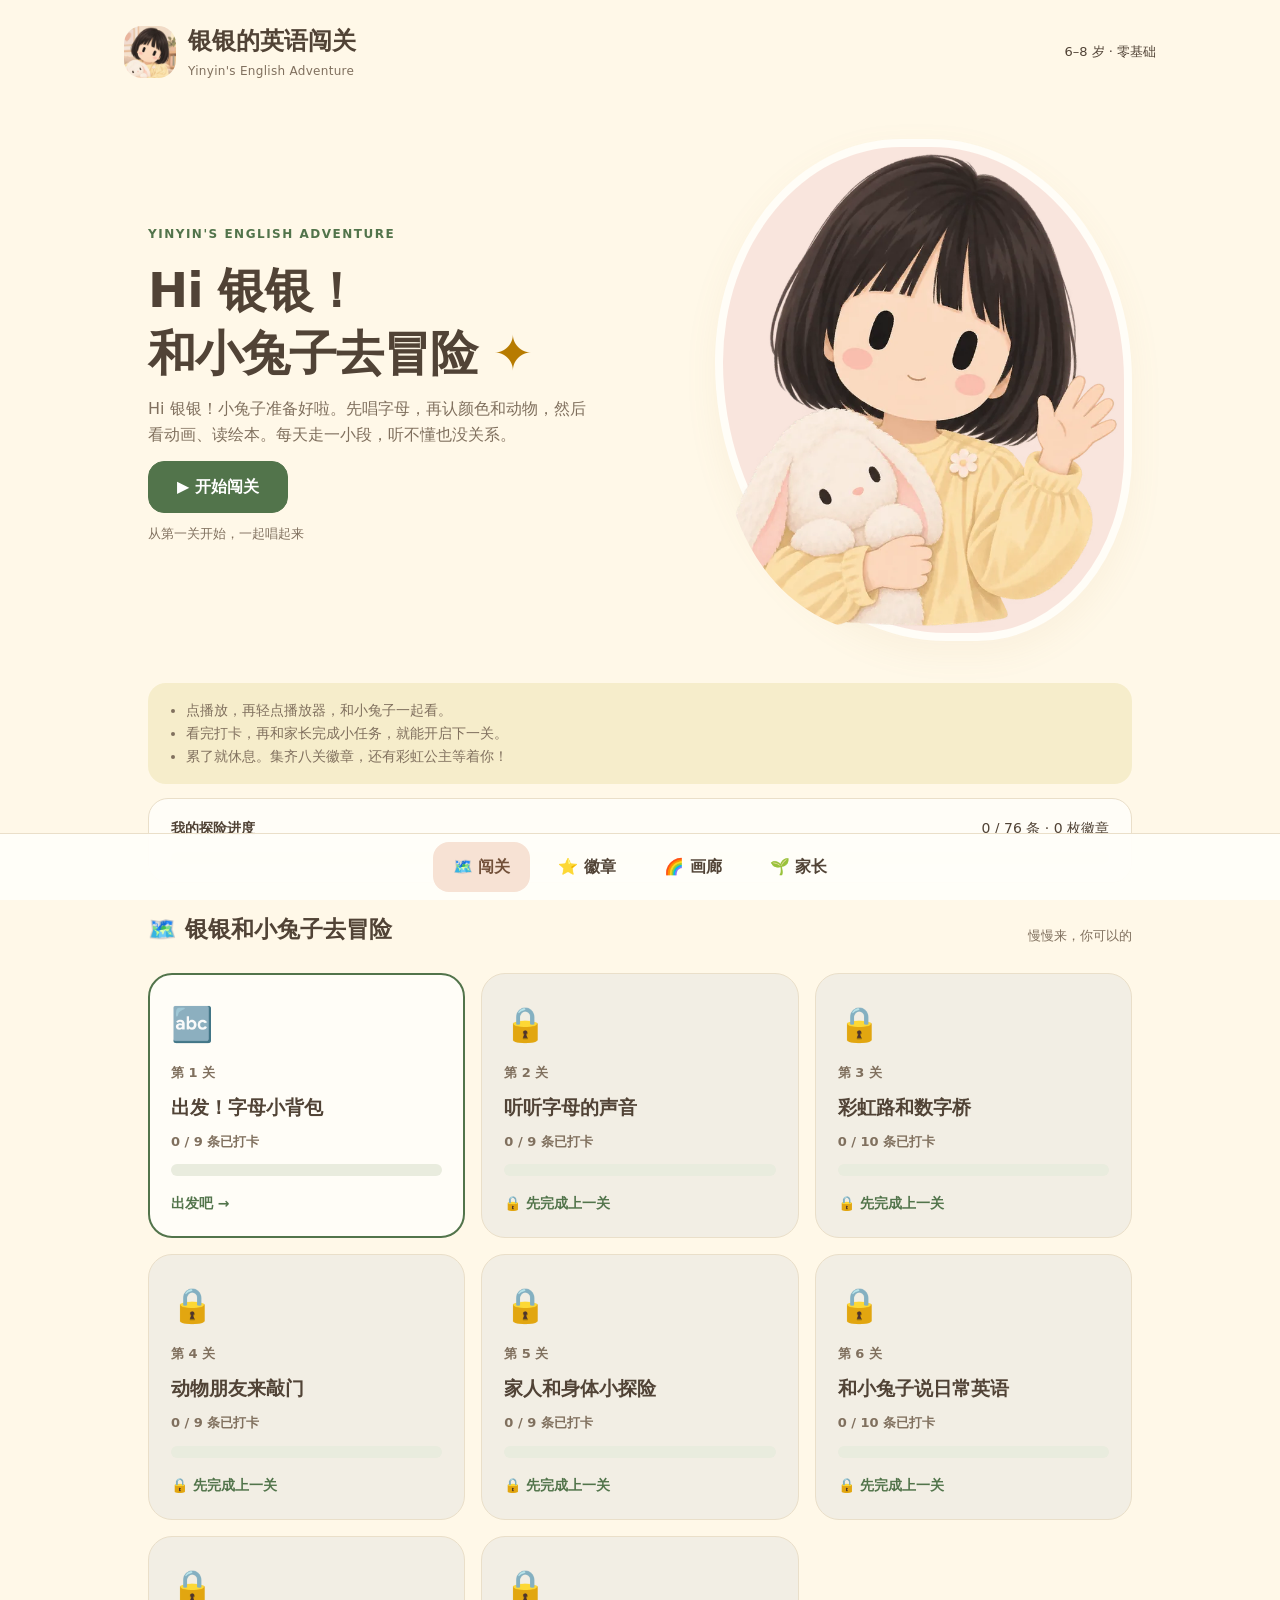
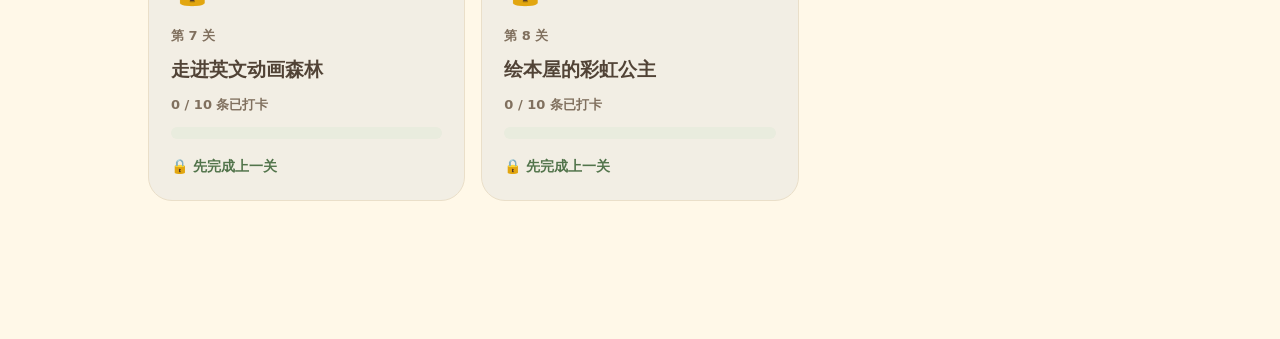
<file: index.html>
<!doctype html>
<html lang="zh-CN">
<head>
<meta charset="utf-8">
<meta name="viewport" content="width=device-width,initial-scale=1,viewport-fit=cover">
<meta name="theme-color" content="#fff8e8">
<meta name="apple-mobile-web-app-capable" content="yes">
<meta name="apple-mobile-web-app-title" content="银银的英语闯关">
<meta name="description" content="Yinyin's English Adventure，给 6–8 岁零基础孩子的八关英语小冒险。">
<link rel="manifest" href="manifest.webmanifest">
<link rel="apple-touch-icon" href="icons/apple-touch-icon.png">
<link rel="icon" href="icons/icon-192.png" type="image/png">
<link rel="stylesheet" href="style.css">
<title>银银的英语闯关</title>
</head>
<body>
<header><a class="brand" href="./" aria-label="银银的英语闯关首页"><img class="brand-avatar" src="assets/yinyin/yinyin-avatar.webp" alt="银银的卡通头像" width="52" height="52"><span>银银的英语闯关<small>Yinyin's English Adventure</small></span></a><span class="age">6–8 岁 · 零基础</span></header>
<main>
<section id="adventure" aria-labelledby="welcome">
<div class="hero"><div><span class="eyebrow">YINYIN'S ENGLISH ADVENTURE</span><h1 id="welcome">Hi 银银！<br>和小兔子去冒险 <span>✦</span></h1><p id="intro"></p><button class="primary" id="continue">▶ 开始闯关</button><p class="hint" id="resumeHint">从第一关开始，一起唱起来</p></div><div class="hero-art"><img src="assets/yinyin/yinyin-wave.webp" alt="银银抱着白兔子挥手问好" width="400" height="400"></div></div><ul id="adventureTips" class="tips"></ul>
<div class="overall"><div><strong>我的探险进度</strong><span id="totalText"></span></div><progress id="totalProgress" max="76" value="0" aria-label="总观看进度"></progress></div>
<div class="section-title"><h2>🗺️ 银银和小兔子去冒险</h2><span>慢慢来，你可以的</span></div>
<div id="stages" class="stages"></div>
<section id="lesson" class="lesson" hidden aria-labelledby="stageTitle"><h2 id="stageTitle" tabindex="-1"></h2><img id="stageGuide" class="stage-guide" src="assets/yinyin/yinyin-wave.webp" alt="银银陪你闯关" width="130" height="130"><p id="stageGoal"></p><div id="videoList" class="video-list"></div><div class="mission"><h3>🤝 和爸爸妈妈一起</h3><p id="missionText"></p><button id="missionButton">完成小任务</button><p class="hint" id="missionHint"></p></div></section>
</section>
<section id="badges" hidden><span class="eyebrow">MY LITTLE TROPHIES</span><h1>我的小徽章 ⭐</h1><p>看完一关，再做小任务，就能得到一枚！</p><div id="badgeList" class="stages"></div><div id="rainbowBadge" class="rainbow-badge"></div></section>
<section id="gallery" hidden aria-labelledby="galleryTitle"><span class="eyebrow">YINYIN'S LITTLE GALLERY</span><h1 id="galleryTitle">银银的画廊 🌈</h1><p>这是银银画的彩虹公主。彩虹裙摆里，藏着一个会动的小故事。</p><div class="gallery-grid"><figure><img src="assets/yinyin/yinyin-princess-drawing.jpg" alt="银银画在纸上的彩虹公主原画" loading="lazy" width="600" height="800"><figcaption>银银的彩虹公主 · 纸上原画</figcaption></figure><figure><img id="princessAnimation" src="assets/yinyin/rainbow-princess-poster.jpg" alt="彩虹公主动画的静态预览" loading="lazy" width="600" height="800"><button id="playPrincess" class="primary" aria-pressed="false">▶ 让彩虹公主动起来</button><figcaption>用银银的原画做成的小动画</figcaption></figure></div><p class="hint">看画和播放动画随时都可以。完成八关及小任务，就能点亮彩虹公主徽章！</p></section>
<section id="about" hidden class="about"><span class="eyebrow">给爸爸妈妈</span><h1>一起，把英语听熟</h1><h2>为什么做</h2><p>这是爸爸给银银做的专属英语小冒险。让银银和小兔子一起听儿歌、看动画、读绘本，少一点挑选，多一点陪伴。</p><h2>给谁看</h2><p>给 6–8 岁、英语基本零基础的孩子。先跟唱，再看故事，最后听绘本。不要求每句都听懂。</p><h2>怎么用</h2><p>按顺序看八关，共 76 条视频。点视频上的「播放」，手机和平板还需要在播放器里点一下才会播放。看完手动打卡，完成亲子小任务，就能解锁下一关。八关和全部小任务完成后，会得到「彩虹公主」最终徽章。一次一小段，累了就休息。</p><p>「继续观看」会回到上次打开的视频，不记录播放秒数。进度只存在这台设备、这个浏览器，不会跨设备同步；清除浏览器资料会丢失进度。</p><h2>家长须知</h2><p>请先陪孩子预览。本站仅使用 B 站官方嵌入播放器，不保存视频流。播放器内的广告、推荐、登录或跳转由 B 站控制，本站无法过滤，请家长陪同。</p><p>部分视频为网友搬运，未核实取得版权授权，版权归原作者；接口可访问不代表版权授权，也不保证嵌入一直可播。视频可能失效，请只在家里看，不要下载或再次传播；家庭观看也不等于获得版权许可。本站不是 B 站官方产品。</p><p>打不开时可以稍后重试；下方「家长打开 B 站原页」会离开本站。审查详情见 <a href="REVIEW_LOG.md">REVIEW_LOG.md</a>。</p><h2>放到 iPhone / iPad 主屏幕</h2><p>用 Safari 打开本站，点分享按钮 → 添加到主屏幕。以后就可以像小应用一样打开。网页可本地打开；添加到主屏幕请使用 HTTP(S) 网站地址，播放仍需联网。</p><h2>开源致谢</h2><p>改编自 <a href="https://github.com/limin112/bilipicks" target="_blank" rel="noopener noreferrer">BiliPicks</a>，感谢作者 limin112 / MinLiBuilds。代码遵循 <a href="LICENSE">MIT License</a>，Copyright (c) 2026 MinLiBuilds。视频及封面不属于代码授权范围。</p></section>
</main>
<nav class="tabs" aria-label="主要导航"><button data-tab="adventure" aria-current="page">🗺️ 闯关</button><button data-tab="badges">⭐ 徽章</button><button data-tab="gallery">🌈 画廊</button><button data-tab="about">🌱 家长</button></nav>
<dialog id="playerDialog" aria-labelledby="playerTitle"><div class="player-top"><h2 id="playerTitle"></h2><button id="closePlayer" aria-label="关闭播放器">✕</button></div><div id="playerMount"></div><p class="hint">点一下播放器开始看。看完记得打卡哦！</p><div class="player-actions"><button id="doneButton" class="primary">✓ 看完打卡</button><button id="nextButton">下一条 →</button></div><p id="playerNote"></p><details><summary>家长查看</summary><p id="parentNote"></p><a id="sourceLink" target="_blank" rel="noopener noreferrer">家长打开 B 站原页 ↗</a></details></dialog>
<dialog id="celebration" aria-labelledby="celebrationTitle"><button id="closeCelebration" class="celebration-close" aria-label="关闭庆祝">✕</button><img src="assets/yinyin/yinyin-celebrate.webp" alt="银银戴着小金冠庆祝通关" width="260" height="260"><span class="eyebrow">RAINBOW PRINCESS</span><h1 id="celebrationTitle">彩虹公主，通关啦！</h1><p>银银和小兔子走完了八关冒险。每一次跟唱、每一个小任务，都变成了彩虹上的一抹颜色。</p><button id="celebrationGallery" class="primary">去画廊看彩虹公主 🌈</button></dialog>
<div id="notice" role="status" aria-live="polite"></div>
<script src="data.js"></script><script src="app.js"></script>
</body></html>
</file>
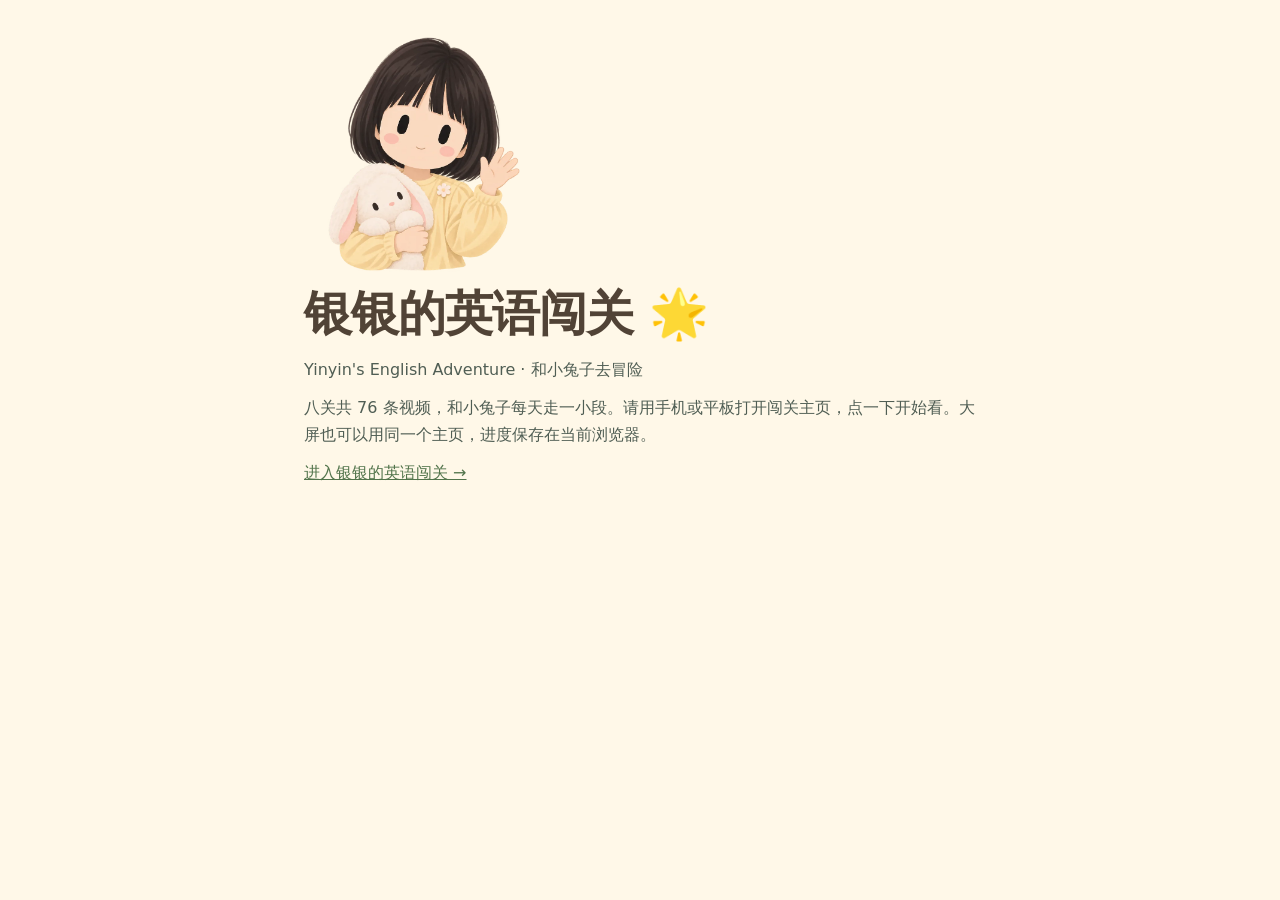
<file: tv.html>
<!doctype html><html lang="zh-CN"><head><meta charset="utf-8"><meta name="viewport" content="width=device-width,initial-scale=1"><meta name="theme-color" content="#fff8e8"><title>银银的英语闯关 · 大屏提示</title><link rel="stylesheet" href="style.css"></head><body><main class="about"><img class="tv-avatar" src="assets/yinyin/yinyin-wave.webp" alt="银银抱着小兔子挥手" width="240" height="240"><h1>银银的英语闯关 🌟</h1><p>Yinyin's English Adventure · 和小兔子去冒险</p><p>八关共 76 条视频，和小兔子每天走一小段。请用手机或平板打开闯关主页，点一下开始看。大屏也可以用同一个主页，进度保存在当前浏览器。</p><a href="index.html">进入银银的英语闯关 →</a></main></body></html>
</file>
<file: style.css>
:root{--bg:#fff8e8;--paper:#fffef9;--ink:#283e38;--muted:#68766c;--green:#236b50;--line:#e4e7d7;--yellow:#ffce54;font-family:ui-rounded,'PingFang SC','Microsoft YaHei',system-ui,sans-serif;color:var(--ink);background:var(--bg);font-size:16px}*{box-sizing:border-box}body{margin:0;line-height:1.65}button,a{-webkit-tap-highlight-color:transparent}button{font:inherit;cursor:pointer;color:inherit;border:1px solid var(--line);background:var(--paper);border-radius:16px;min-height:50px;padding:10px 20px;font-weight:700}button:disabled{cursor:default;opacity:.6}button:hover:enabled{filter:brightness(.97)}button:focus-visible,a:focus-visible,summary:focus-visible{outline:3px solid #b66a18;outline-offset:4px}a{color:var(--green)}h1,h2,h3,p{margin:0 0 12px}h1{font-size:clamp(30px,5vw,48px);line-height:1.3;letter-spacing:-1px}h2{font-size:23px}h3{font-size:19px}p{color:var(--muted)}[hidden]{display:none!important}header{max-width:1080px;margin:auto;display:flex;justify-content:space-between;align-items:center;padding:calc(22px + env(safe-area-inset-top)) 24px 20px}.brand{display:flex;align-items:center;gap:12px;text-decoration:none;font-size:24px;font-weight:850;color:var(--ink)}.brand small{display:block;font-size:12px;color:var(--muted);font-weight:500}.logo{position:relative;display:grid;place-items:center;background:var(--yellow);border-radius:17px;width:52px;height:52px;font-size:37px;line-height:1}.logo span{position:absolute;font-size:17px;right:1px;top:1px}.age{font-size:13px}main{max-width:1032px;margin:auto;padding:10px 24px calc(110px + env(safe-area-inset-bottom))}.hero{display:grid;grid-template-columns:1.3fr 1fr;align-items:center;gap:25px;padding:28px 0}.hero p{max-width:440px}.eyebrow{display:block;font-size:12px;font-weight:800;letter-spacing:2px;color:var(--green);margin-bottom:14px}h1 span{color:#b77b00}.primary{background:var(--green);color:white;border-color:var(--green);padding:12px 28px}.hint{font-size:13px;margin:10px 0;color:var(--muted)}.hero-art{position:relative;height:265px;background:#e5eed8;border-radius:48% 52% 40% 60%;display:grid;place-items:center;transform:rotate(-4deg)}.hero-art b{font-size:170px;line-height:1;color:var(--green);text-shadow:5px 7px 0 #c9dbb6}.hero-art i{position:absolute;right:30px;bottom:15px;font-size:70px;color:#a96034;font-weight:900;transform:rotate(15deg)}.star{position:absolute;left:20px;top:0;color:#b77b00;font-size:65px}.bubble{position:absolute;right:0;top:20px;background:white;border:2px solid var(--ink);border-radius:50%;padding:8px 20px;font-weight:800;transform:rotate(10deg)}.little-star{position:absolute;left:45px;bottom:5px;font-size:36px;color:#b77b00}.overall{background:var(--paper);border:1px solid var(--line);padding:18px 22px;border-radius:20px;margin:12px 0 28px}.overall>div{display:flex;justify-content:space-between;gap:12px;font-size:14px}progress{display:block;width:100%;height:12px;border:0;border-radius:20px;overflow:hidden;margin-top:12px;background:#e9ecde;accent-color:var(--green)}progress::-webkit-progress-bar{background:#e9ecde}progress::-webkit-progress-value{background:var(--green);border-radius:20px}.section-title{display:flex;align-items:center;justify-content:space-between;gap:12px}.section-title span{font-size:13px;color:var(--muted)}.stages{display:grid;grid-template-columns:repeat(3,1fr);gap:16px;margin:12px 0 28px}.stage{background:var(--paper);border:1px solid var(--line);border-radius:24px;padding:22px;text-align:left;white-space:normal}.stage-icon{font-size:34px;display:block;margin-bottom:10px}.stage small{font-size:13px;display:block;color:var(--muted)}.stage h3{margin:8px 0}.stage .status{margin-top:16px;font-size:14px;display:block;color:var(--green)}.stage.locked{background:#eeeee4}.stage.selected{border:2px solid var(--green);padding:21px}.lesson{scroll-margin-top:20px;background:var(--paper);border:1px solid var(--line);border-radius:24px;padding:24px}.video-list{display:grid;gap:12px}.video-card{display:flex;gap:16px;align-items:center;padding:12px;border:1px solid var(--line);border-radius:18px}.thumbnail{width:120px;aspect-ratio:16/9;object-fit:cover;border-radius:10px;background:#e5eed8}.video-copy{flex:1;min-width:0}.video-copy h3{font-size:16px;line-height:1.45;margin:0 0 5px}.video-copy p{font-size:13px;margin:0}.video-card button{white-space:nowrap;padding:8px 15px}.mission{margin-top:24px;padding:22px;background:#f6f0d9;border-radius:18px}.mission p{color:#515e4c}.tabs{position:fixed;bottom:0;left:0;right:0;display:flex;justify-content:center;gap:8px;background:#fffef9f5;border-top:1px solid var(--line);padding:8px 12px calc(8px + env(safe-area-inset-bottom));z-index:5}.tabs button{border:0;min-width:95px;background:transparent}.tabs button[aria-current]{background:#e5eed8;color:var(--green)}.about{max-width:720px;margin:24px auto}.about h2{margin-top:28px}.about a{overflow-wrap:anywhere}.about p{color:#505e54}dialog{border:0;border-radius:22px;background:var(--paper);color:var(--ink);width:min(880px,calc(100% - 24px));max-height:calc(100dvh - 24px - env(safe-area-inset-top) - env(safe-area-inset-bottom));padding:20px;overflow:auto;overscroll-behavior:contain}dialog::backdrop{background:#162b24bd}.player-top{display:flex;align-items:center;gap:12px;justify-content:space-between;margin-bottom:12px}.player-top h2{font-size:18px;margin:0}.player-top button{flex-shrink:0;padding:8px;min-width:50px}#playerMount{aspect-ratio:16/9;background:#111;border-radius:12px;overflow:hidden}iframe{width:100%;height:100%;border:0}.player-actions{display:flex;gap:12px;flex-wrap:wrap}details{font-size:14px;margin-top:12px}summary{cursor:pointer;padding:12px 0;min-height:48px}#notice{position:fixed;bottom:calc(95px + env(safe-area-inset-bottom));left:50%;transform:translateX(-50%);background:var(--ink);color:white;padding:12px 20px;border-radius:16px;max-width:90%;width:max-content;z-index:20;pointer-events:none}#notice:empty{display:none}@media(max-width:650px){header{padding-left:18px;padding-right:18px}.age{display:none}main{padding-left:16px;padding-right:16px}.hero{grid-template-columns:1fr;position:relative;padding:20px 0}.hero>div:first-child{z-index:1}.hero h1{font-size:36px}.hero-art{display:none}.stages{grid-template-columns:1fr}.stage{display:grid;grid-template-columns:48px 1fr;column-gap:12px;padding:18px}.stage.selected{padding:17px}.stage-icon{grid-row:1/6}.stage h3{margin:4px 0}.stage .status{margin-top:8px}.stage progress{grid-column:2}.section-title span{display:none}.lesson{padding:16px}.video-card{flex-wrap:wrap;gap:10px}.thumbnail{width:88px}.video-copy h3{font-size:15px}.video-card button{width:100%}.mission{padding:16px}.brand{font-size:22px}dialog{padding:14px}.player-actions button{flex:1}#totalText{font-size:12px}}@media(prefers-reduced-motion:no-preference){button{transition:background .15s}}

/* Yinyin's warm little adventure */
:root{--bg:#fff8e8;--paper:#fffdf7;--ink:#514336;--muted:#80705e;--green:#52744b;--line:#eadfc9;--yellow:#f8d97c}
.brand-avatar{border-radius:18px;object-fit:cover;flex-shrink:0}.brand small{letter-spacing:.3px}.hero-art{background:#f9e5dd;transform:none;height:auto;aspect-ratio:1;border:8px solid #fffdf7;box-shadow:0 12px 35px #b88b5812}.hero-art img{width:100%;height:100%;object-fit:contain;border-radius:40%}.hero .eyebrow{letter-spacing:1.5px}.tips{padding:16px 20px 16px 38px;background:#f6edcb;border-radius:18px;font-size:14px;color:var(--muted)}.stage:nth-child(2){background:#fff0e9}.stage:nth-child(3){background:#eff3df}.stage.locked{background:#f2eee4}.stage-guide{float:right;object-fit:contain;margin:0 0 16px 16px}.mission{clear:both;background:#faedcf}.badge-art{width:100px;height:100px;object-fit:contain}.rainbow-badge{text-align:center;border:2px dashed #dfbc83;border-radius:26px;background:linear-gradient(120deg,#fff0e5,#fff7cf,#ecf2dd);padding:26px}.rainbow-badge>img{width:170px;height:170px;object-fit:contain}.gallery-grid{display:grid;grid-template-columns:1fr 1fr;gap:22px;margin-top:24px}.gallery-grid figure{margin:0;background:var(--paper);border:1px solid var(--line);padding:16px;border-radius:24px;text-align:center}.gallery-grid img{display:block;width:100%;height:auto;aspect-ratio:3/4;object-fit:contain;border-radius:14px;background:#f5eddf}.gallery-grid button{margin-top:16px;width:100%}figcaption{font-size:13px;color:var(--muted);margin-top:12px}.tabs button[aria-current]{background:#f7e2d4;color:#73513a}#notice{background:#fff6e4;color:var(--ink);border:1px solid #dfc9a6;box-shadow:0 8px 32px #51433622;display:flex;align-items:center;gap:12px;font-size:14px;max-width:min(90%,440px)}#notice img{width:66px;height:66px;object-fit:contain;flex-shrink:0}#playerDialog #notice{position:sticky;bottom:0;transform:none;left:auto;margin:12px auto 0}#celebration{max-width:500px;text-align:center;padding:28px;background:linear-gradient(145deg,#fff2df,#fffbea,#f2f4df)}#celebration>img{display:block;width:min(240px,75%);height:auto;margin:auto}#celebration h1{font-size:30px}.celebration-close{position:absolute;right:12px;top:12px;min-width:50px;padding:8px}.tv-avatar{object-fit:contain}
@media(max-width:650px){.hero{grid-template-columns:1fr 125px;gap:8px}.hero h1{font-size:29px}.hero-art{display:block;align-self:start;margin-top:34px;border-width:4px}.hero>div:first-child{min-width:0}.hero p,.hero .hint{font-size:14px}.hero .eyebrow{font-size:10px;letter-spacing:.5px}.brand{font-size:20px}.brand small{font-size:10px}.brand-avatar{width:46px;height:46px}.tabs{gap:0;padding-left:4px;padding-right:4px}.tabs button{min-width:0;flex:1;padding:10px 4px;font-size:14px}.gallery-grid{grid-template-columns:1fr}.stage-guide{width:100px;height:100px}.badge-art{grid-row:1/6;width:64px;height:80px}.overall>div{flex-wrap:wrap}}
@media(max-width:370px){.hero{grid-template-columns:1fr 95px}.hero h1{font-size:25px}}
/* yinyin-mobile-art */
@media (max-width: 650px) {
  .hero { display: flex; flex-direction: column; gap: 8px; }
  .hero-art {
    display: block;
    width: min(220px, 68%);
    margin: 4px auto 8px;
    height: auto;
    aspect-ratio: 1;
    border-width: 6px;
    order: -1;
  }
  .stage-guide {
    float: none;
    display: block;
    width: 120px;
    height: 120px;
    margin: 0 auto 12px;
  }
  .gallery-grid { grid-template-columns: 1fr; }
  .badge-art { width: 84px; height: 84px; }
}

/* yinyin-badge-mobile */
@media (max-width: 650px) {
  #badgeList .stage {
    display: flex;
    flex-direction: row;
    flex-wrap: wrap;
    align-items: center;
    gap: 8px 16px;
    text-align: left;
  }
  #badgeList .stage .stage-icon { display: none; }
  #badgeList .stage h3 {
    flex: 1;
    min-width: 160px;
    margin: 0;
  }
  #badgeList .stage small {
    flex-basis: 100%;
    margin: 0;
  }
}
/* yinyin-rainbow-space */
#rainbowBadge{margin:12px 0 36px;padding-bottom:28px}
#rainbowBadge .eyebrow{margin-top:8px}

/* Eight-stage map: compact single-column cards with room for Chinese titles. */
#stages .stage{min-width:0}
.stage-badge{width:64px;height:64px;object-fit:contain}
@media(max-width:650px){
 #stages{gap:12px}
 #stages .stage{grid-template-columns:64px minmax(0,1fr);padding:14px;min-height:150px}
 #stages .stage.selected{padding:13px}
 #stages .stage-icon{grid-column:1;grid-row:1/7;align-self:center;margin:0;text-align:center}
 #stages .stage>small,#stages .stage>h3,#stages .stage>.status{grid-column:2}
 #stages .stage h3{font-size:18px;line-height:1.45;overflow-wrap:break-word}
 #stages .stage .status{margin-top:5px}
 #badgeList .stage h3{min-width:0;overflow-wrap:break-word}
 #badgeList .stage .stage-icon{display:block}
}
</file>
